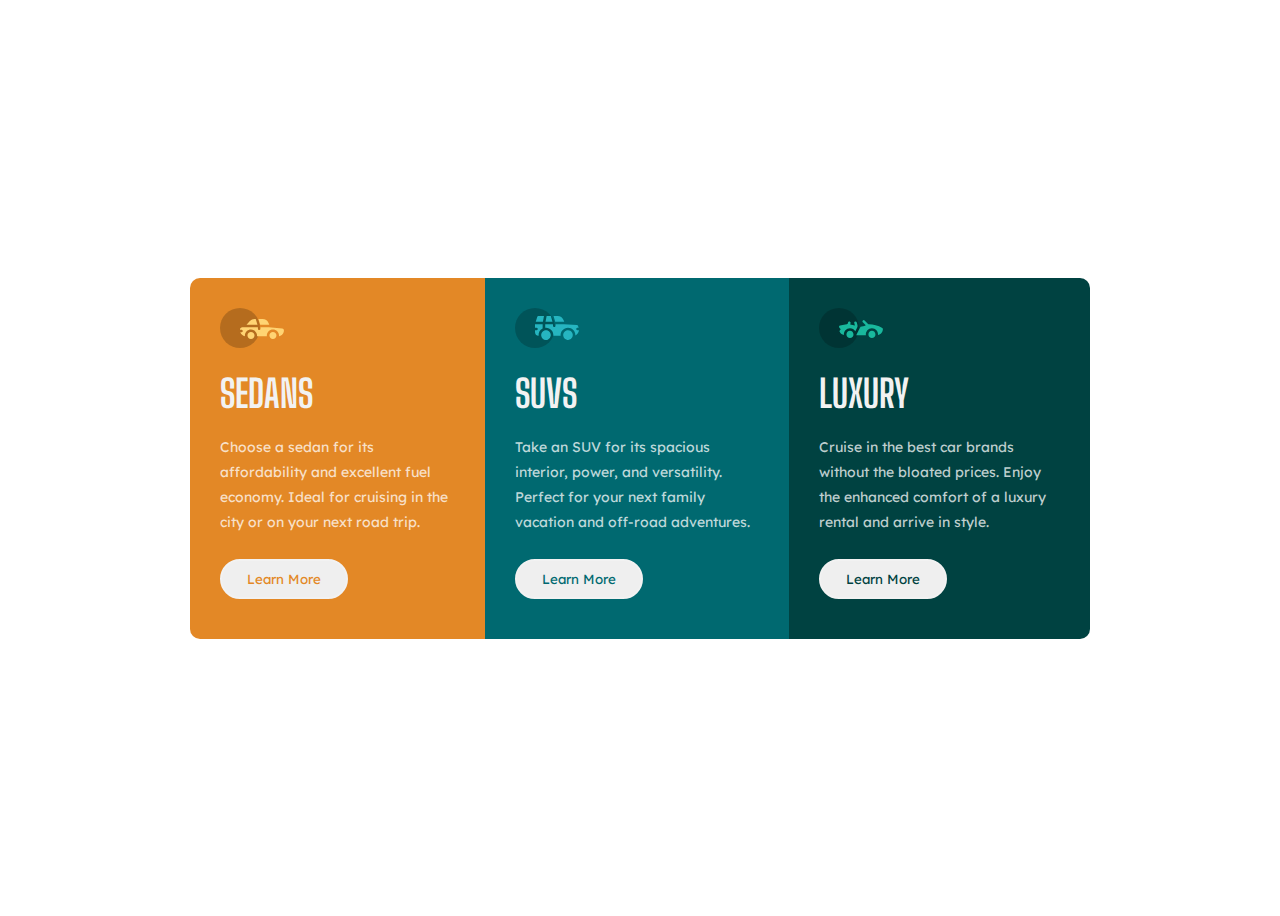
<file: index.html>
<!DOCTYPE html>
<html lang="en">
<head>
    <meta charset="UTF-8">
    <meta http-equiv="X-UA-Compatible" content="IE=edge">
    <meta name="viewport" content="width=device-width, initial-scale=1.0">
    <link rel="preconnect" href="https://fonts.googleapis.com">
    <link rel="preconnect" href="https://fonts.gstatic.com" crossorigin>
    <link href="https://fonts.googleapis.com/css2?family=Big+Shoulders+Display:wght@700&display=swap" rel="stylesheet">
    <link rel="preconnect" href="https://fonts.googleapis.com">
    <link rel="preconnect" href="https://fonts.gstatic.com" crossorigin>
    <link href="https://fonts.googleapis.com/css2?family=Lexend+Deca&display=swap" rel="stylesheet">
    <title>3-column-preview-card</title>
    <link rel="stylesheet" href="style.css">
</head>
<body>
    <section>

        <!-- Cards section -->

        <div class="cards">

            <!-- Sedans card -->

            <div class="sedans card">
                <img src="images/icon-sedans.svg" alt="sedan icon">
                <h1>sedans</h1>
                <p>Choose a sedan for its affordability and excellent fuel economy. Ideal for cruising in the city or on your next road trip.</p>
                <input class="sedan-bot bot" type="button" value="Learn More">
            </div>

            <!-- SUV card -->

            <div class="suvs card">
                <img src="images/icon-suvs.svg" alt="suv icon">
                <h1>suvs</h1>
                <p>Take an SUV for its spacious interior, power, and versatility. Perfect for your next family vacation and off-road adventures.</p>
                <input class="suv-bot bot" type="button" value="Learn More" >
            </div>

            <!-- luxury card -->

            <div class="luxury card">
                <img src="images/icon-luxury.svg" alt="luxury icon">
                <h1>Luxury</h1>
                <p>Cruise in the best car brands without the bloated prices. Enjoy the enhanced comfort of a luxury rental and arrive in style.</p>
                <input class="luxury-bot bot" type="button" value="Learn More" >
            </div>

        </div>
    </section>
</body>
</html>
</file>
<file: style.css>
/* font-family: 'Big Shoulders Display', cursive; */
/* font-family: 'Lexend Deca', sans-serif; */


/* - Mobile: 375px
- Desktop: 1440px */


/* font size 15px */

:root {
    --orange: hsl(31, 77%, 52%);
    --cyan: hsl(184, 100%, 22%);
    --darkcyan: hsl(179, 100%, 13%);
    --Transparent-white: hsla(0, 0%, 100%, 0.75);
    --background-headings-buttons: hsl(0, 0%, 95%);
}

body {
    background-color: white;
    font-size: 14px
}

.cards {
    display: flex;
    flex-direction: column;
    max-width: 290px;
    margin: auto;
    box-sizing: border-box;
    border-radius: 10px;
    overflow: hidden;
}

.cards .card {
    padding: 30px;
}

.card .bot {
    padding: 10px 25px;
    border-radius: 25px;
    border: 2px solid var(--background-headings-buttons);
    font-family: 'Lexend Deca', sans-serif;
    margin: 10px 0px;
}


.card h1 {
    text-transform: uppercase;
    font-family: 'Big Shoulders Display', cursive;
    color: var(--background-headings-buttons);
    font-size: 38px;
    padding: 0px 0px;
    margin: 19px 0px;
}

.card p{
    color: var(--Transparent-white);
    font-family: 'Lexend Deca', sans-serif;
    line-height: 25px;
    margin-right: 10px;

}


/* sedan BG and button */

.sedans {
    background-color: var(--orange);
}

.sedan-bot {
    color: var(--orange);
}

.sedan-bot:hover {
    background-color: var(--orange);
    border: solid 2px var(--background-headings-buttons);
    cursor: pointer;
    color: var(--background-headings-buttons);
    box-sizing: border-box;
}

/* SUV BG and button */

.suvs {
    background-color: var(--cyan);
}

.suv-bot {
    color: var(--cyan);
}

.suv-bot:hover {
    background-color: var(--cyan);
    border: solid 2px var(--background-headings-buttons);
    cursor: pointer;
    color: var(--background-headings-buttons);
    box-sizing: border-box;
}

/* luxury BG and button */

.luxury {
    background-color: var(--darkcyan);
}

.luxury-bot {
    color: var(--darkcyan);
}

.luxury-bot:hover {
    background-color: var(--darkcyan);
    border: solid 2px var(--background-headings-buttons);
    cursor: pointer;
    color: var(--background-headings-buttons);
}


@media screen and (min-width: 900px) {

    body{
        /* width: 10; */
        height: 100vh;
        display: flex;
        justify-content: center;
        align-items: center;
    }
    .cards{

        flex-direction: row;
        max-width: 900px;   
    }

    .card p {
        margin-right: 0;
    }
}
</file>
